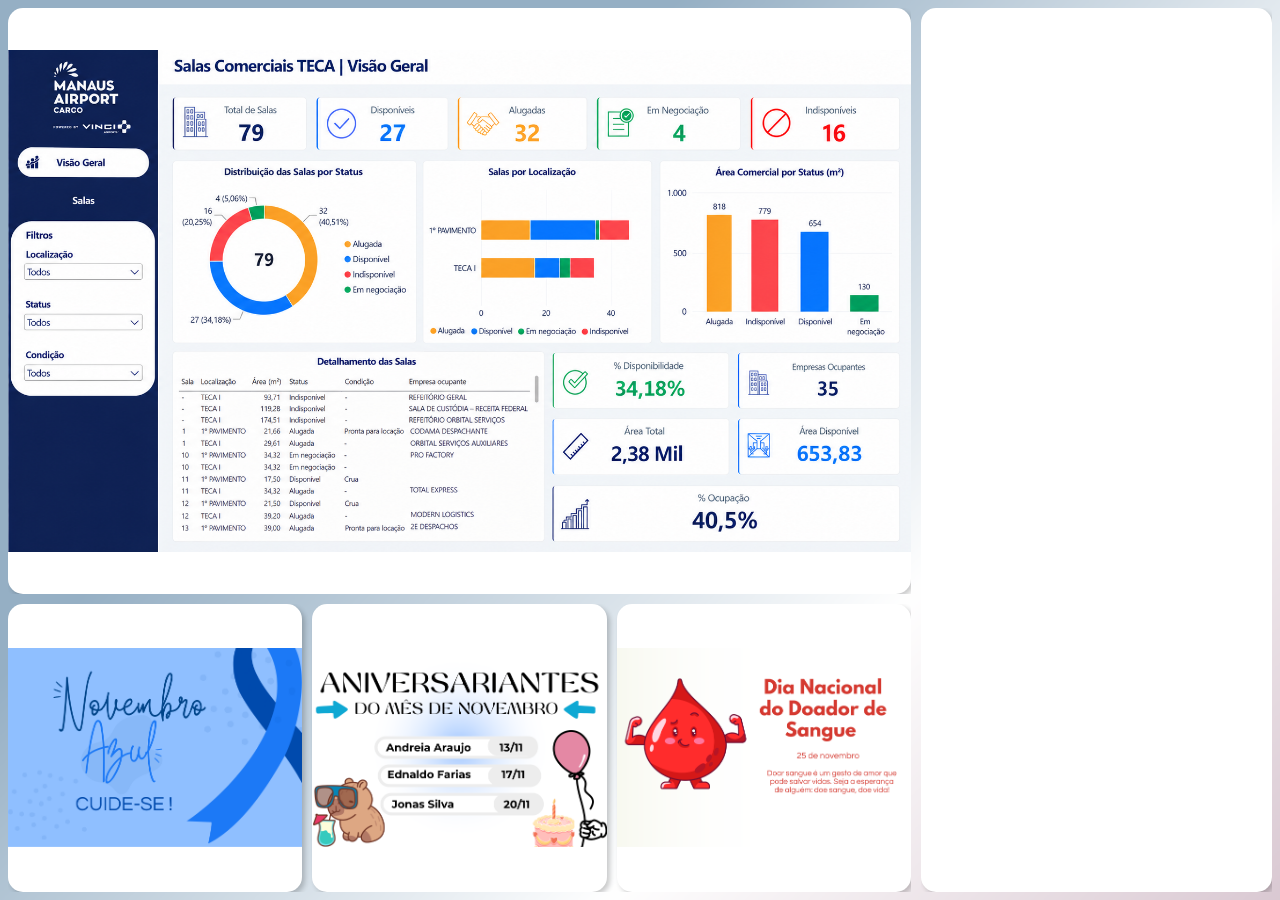
<file: index.html>
<!DOCTYPE html>
<html lang="pt-BR">

<head>
    <meta charset="UTF-8">

    <meta name="viewport"
          content="width=device-width, initial-scale=1.0">

    <meta http-equiv="refresh" content="3600">

    <link rel="icon" href="img/logo.png">

    <link rel="stylesheet" href="styles.css">

    <title>Team PM - Painel</title>
</head>

<body>

    <main class="painel">

        <!-- LADO ESQUERDO -->
        <section class="containerInfo">

            <!-- DASHBOARD COMO IMAGEM -->
            <div class="containerDash">

                <div class="window">

                    <img
                        class="dash"
                        src="img/dashboard.png"
                        alt="Dashboard de Salas Comerciais TECA"
                    >

                </div>

            </div>

            <!-- CARDS DE OUTUBRO -->
            <div class="containerCards">

                <img
                    src="img/card1.png"
                    class="card"
                    alt="Outubro Rosa"
                >

                <img
                    src="img/card2.png"
                    class="card"
                    alt="Aniversariantes de Outubro"
                >

                <img
                    src="img/card3.png"
                    class="card"
                    alt="Dia Internacional da Não Violência"
                >

            </div>

        </section>

        <!-- NOTÍCIAS DA AVIAÇÃO -->
        <aside class="containerSite">

            <div class="window">

                <iframe
                    class="site"
                    src="https://www.aeroflap.com.br/cat/noticias-da-aviacao/"
                    title="Notícias da Aviação"
                    scrolling="no"
                    frameborder="0"
                ></iframe>

            </div>

        </aside>

    </main>

</body>

</html>
</file>
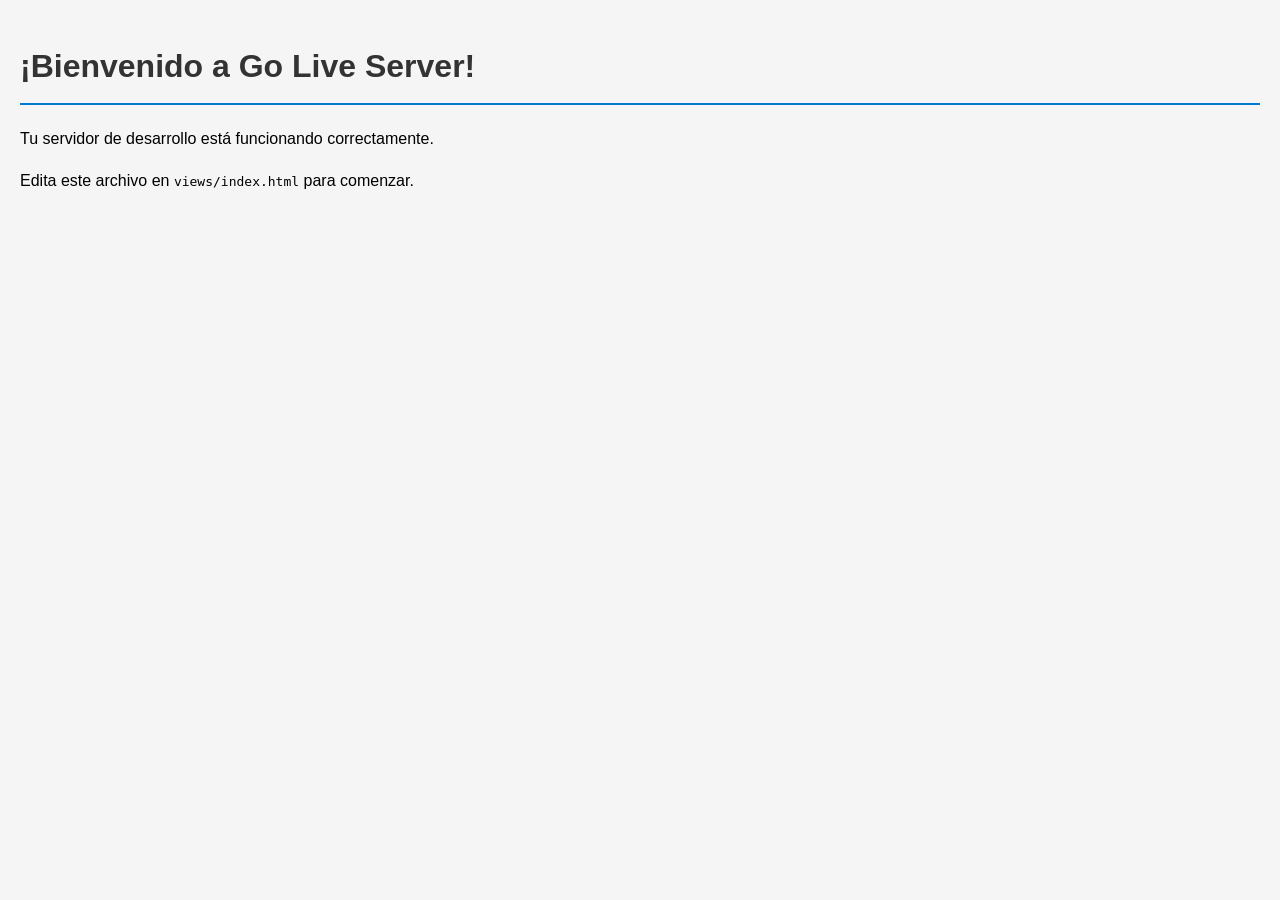
<file: views/index.html>
<!DOCTYPE html>
    <html lang="es">
    <head>
        <meta charset="UTF-8">
        <meta name="viewport" content="width=device-width, initial-scale=1.0">
        <title>Go Live Server - Proyecto</title>
        <link rel="stylesheet" href="/style/styles.css">
    </head>
    <body>
        <h1>¡Bienvenido a Go Live Server!</h1>
        <p>Tu servidor de desarrollo está funcionando correctamente.</p>
        <p>Edita este archivo en <code>views/index.html</code> para comenzar.</p>
        
    </body>
    </html>
</file>
<file: styles.css>
/* ============================= */
/* CONFIGURAÇÕES GERAIS */
/* ============================= */

*,
*::before,
*::after {
    box-sizing: border-box;
}

html,
body {
    margin: 0;
    padding: 0;
    width: 100%;
    height: 100%;
    overflow: hidden;
}

body {
    background: url("img/wallpaper.png")
        no-repeat center center fixed;

    background-size: cover;
    font-family: Arial, sans-serif;
}

/* ============================= */
/* PAINEL PRINCIPAL */
/* ============================= */

.painel {
    width: 100%;
    height: 100vh;
    display: flex;
    gap: 10px;
    padding: 8px;
}

/* ============================= */
/* LADO ESQUERDO */
/* ============================= */

.containerInfo {
    width: 72%;
    min-width: 0;
    height: 100%;

    display: flex;
    flex-direction: column;

    gap: 10px;
    overflow: hidden;
}

/* ============================= */
/* DASHBOARD COMO IMAGEM */
/* ============================= */

.containerDash {
    width: 100%;
    height: 67%;
    min-height: 0;

    display: flex;
    justify-content: center;
    align-items: center;

    overflow: hidden;
}

.containerDash .window {
    width: 100%;
    height: 100%;

    position: relative;
    overflow: hidden;

    border-radius: 15px;
    background: #ffffff;

    box-shadow:
        3px 3px 5px rgba(0, 0, 0, 0.20);
}

.dash {
    display: block;
    position: absolute;

    top: 0;
    left: 0;

    width: 100%;
    height: 100%;

    object-fit: contain;
    object-position: center;

    margin: 0;
    padding: 0;
    border: 0;
}

/* ============================= */
/* CARDS DE OUTUBRO */
/* ============================= */

.containerCards {
    width: 100%;
    height: 33%;
    min-height: 0;

    display: flex;
    gap: 10px;

    justify-content: space-between;
    align-items: stretch;

    overflow: hidden;
}

.card {
    width: calc((100% - 20px) / 3);
    height: 100%;

    object-fit: contain;
    object-position: center;

    background: #ffffff;
    border-radius: 15px;

    box-shadow:
        3px 3px 5px rgba(0, 0, 0, 0.20);
}

/* ============================= */
/* NOTÍCIAS DA AVIAÇÃO */
/* ============================= */

.containerSite {
    width: 28%;
    min-width: 0;
    height: 100%;
    overflow: hidden;
}

.containerSite .window {
    width: 100%;
    height: 100%;

    position: relative;
    overflow: hidden;

    border-radius: 15px;
    background: white;

    box-shadow:
        3px 3px 5px rgba(0, 0, 0, 0.20);
}

/* ============================= */
/* VEJA MAIS - CONFIGURAÇÃO TV */
/* ============================= */

.site {
    display: block;
    position: absolute;

    width: 1600px;
    height: 1800px;

    top: -390px;
    left: -1350px;

    margin: 0;
    padding: 0;
    border: 0;

    transform: scale(1.25);
    transform-origin: top left;
}

/* ============================= */
/* RESPONSIVIDADE */
/* ============================= */

@media (max-width: 1000px) {

    .painel {
        gap: 6px;
        padding: 5px;
    }

    .containerInfo {
        width: 72%;
    }

    .containerSite {
        width: 28%;
    }

    .containerCards {
        gap: 6px;
    }

    .card {
        width: calc((100% - 12px) / 3);
    }
}
</file>
<file: style/styles.css>
/* Estilos básicos - Go Live Server */
body {
    font-family: 'Segoe UI', Tahoma, Geneva, Verdana, sans-serif;
    margin: 0;
    padding: 20px;
    line-height: 1.6;
    background-color: #f5f5f5;
}

h1 {
    color: #333;
    border-bottom: 2px solid #007acc;
    padding-bottom: 10px;
}
</file>
